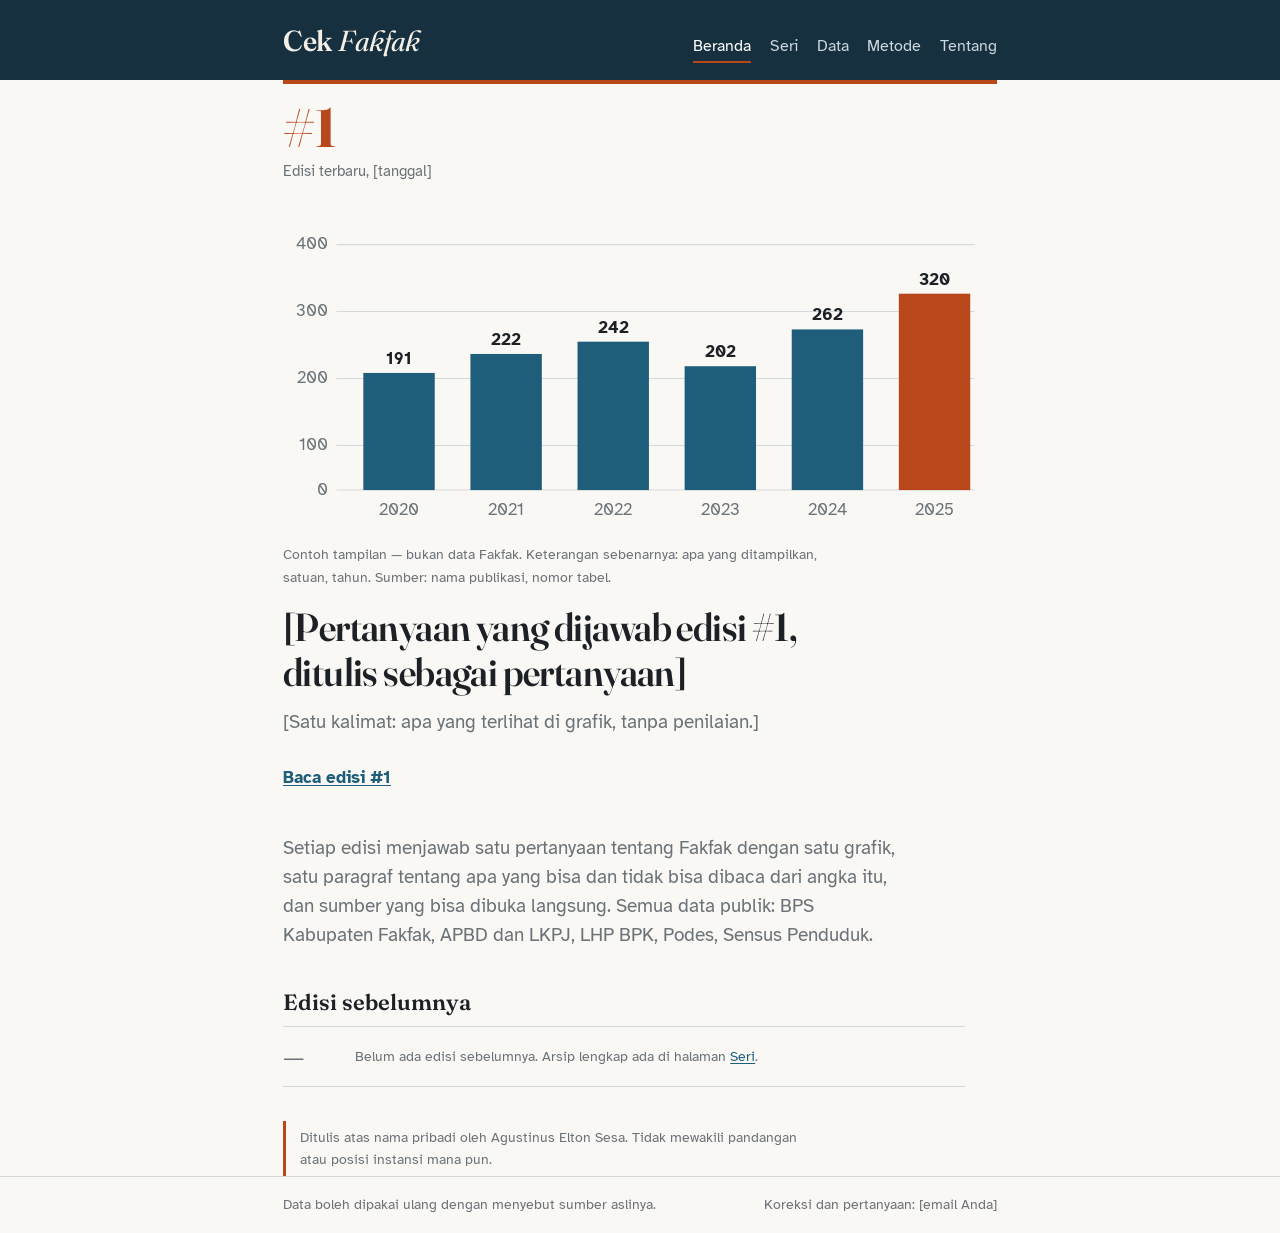
<file: index.html>
<!doctype html>
<html lang="id">
<head>
<meta charset="utf-8">
<meta name="viewport" content="width=device-width, initial-scale=1">
<title>Cek Fakfak</title>
<meta name="description" content="Seri catatan singkat tentang Kabupaten Fakfak berdasarkan data publik: BPS, APBD, LKPJ, LHP BPK, Podes.">
<link rel="stylesheet" href="style.css">
</head>
<body>
<header class="masthead">
  <div class="wrap">
    <a class="site" href="index.html">Cek <em>Fakfak</em></a>
    <nav>
      <a href="index.html" aria-current="page">Beranda</a>
      <a href="seri.html">Seri</a>
      <a href="data.html">Data</a>
      <a href="metode.html">Metode</a>
      <a href="tentang.html">Tentang</a>
    </nav>
  </div>
</header>

<main class="wrap">

  <!-- HERO: grafik edisi terbaru. Ganti isi <figure> dan judul setiap kali edisi baru terbit. -->
  <article class="hero">
    <span class="edisi-no">#1</span>
    <span class="edisi-label">Edisi terbaru, <time datetime="2026-12-01">[tanggal]</time></span>

    <figure>
      <!-- CONTOH GRAFIK. Angkanya bukan data Fakfak; ganti dengan grafik edisi #1.
           Batang mulai dari nol. Hanya satu batang disorot (class "sorot"): yang sedang dibahas. -->
      <svg class="chart" viewBox="0 0 640 300" role="img" aria-labelledby="c1t c1d">
        <title id="c1t">[Judul grafik: temuan dalam satu kalimat]</title>
        <desc id="c1d">Contoh grafik batang enam tahun; batang terakhir disorot.</desc>
        <g class="grid">
          <line x1="48" x2="620" y1="40" y2="40"/>
          <line x1="48" x2="620" y1="100" y2="100"/>
          <line x1="48" x2="620" y1="160" y2="160"/>
          <line x1="48" x2="620" y1="220" y2="220"/>
        </g>
        <g class="axis">
          <line x1="48" x2="620" y1="260" y2="260"/>
          <text x="40" y="44" text-anchor="end">400</text>
          <text x="40" y="104" text-anchor="end">300</text>
          <text x="40" y="164" text-anchor="end">200</text>
          <text x="40" y="224" text-anchor="end">100</text>
          <text x="40" y="264" text-anchor="end">0</text>
        </g>
        <!-- 6 batang, lebar 64, jarak 96; tinggi = nilai × 0.55; y = 260 − tinggi -->
        <rect class="bar" x="72"  y="155" width="64" height="105"/>
        <rect class="bar" x="168" y="138" width="64" height="122"/>
        <rect class="bar" x="264" y="127" width="64" height="133"/>
        <rect class="bar" x="360" y="149" width="64" height="111"/>
        <rect class="bar" x="456" y="116" width="64" height="144"/>
        <rect class="bar sorot" x="552" y="84" width="64" height="176"/>
        <g class="nilai">
          <text x="104" y="147" text-anchor="middle">191</text>
          <text x="200" y="130" text-anchor="middle">222</text>
          <text x="296" y="119" text-anchor="middle">242</text>
          <text x="392" y="141" text-anchor="middle">202</text>
          <text x="488" y="108" text-anchor="middle">262</text>
          <text class="sorot" x="584" y="76" text-anchor="middle">320</text>
        </g>
        <g class="axis">
          <text x="104" y="282" text-anchor="middle">2020</text>
          <text x="200" y="282" text-anchor="middle">2021</text>
          <text x="296" y="282" text-anchor="middle">2022</text>
          <text x="392" y="282" text-anchor="middle">2023</text>
          <text x="488" y="282" text-anchor="middle">2024</text>
          <text x="584" y="282" text-anchor="middle">2025</text>
        </g>
      </svg>
      <figcaption>Contoh tampilan — bukan data Fakfak. Keterangan sebenarnya: apa yang ditampilkan, satuan, tahun. Sumber: nama publikasi, nomor tabel.</figcaption>
    </figure>

    <h1><a href="edisi/001.html">[Pertanyaan yang dijawab edisi #1, ditulis sebagai pertanyaan]</a></h1>
    <p class="lede">[Satu kalimat: apa yang terlihat di grafik, tanpa penilaian.]</p>
    <a class="baca" href="edisi/001.html">Baca edisi #1</a>
  </article>

  <p class="lede">Setiap edisi menjawab satu pertanyaan tentang Fakfak dengan satu grafik, satu paragraf tentang apa yang bisa dan tidak bisa dibaca dari angka itu, dan sumber yang bisa dibuka langsung. Semua data publik: BPS Kabupaten Fakfak, APBD dan LKPJ, LHP BPK, Podes, Sensus Penduduk.</p>

  <h2>Edisi sebelumnya</h2>
  <ul class="list-edisi">
    <!-- Edisi lama pindah ke sini saat edisi baru naik ke hero. Kosong saat baru mulai. -->
    <li><span class="no">—</span><div><span class="kapan">Belum ada edisi sebelumnya. Arsip lengkap ada di halaman <a href="seri.html">Seri</a>.</span></div></li>
  </ul>

  <p class="disclaimer">Ditulis atas nama pribadi oleh Agustinus Elton Sesa. Tidak mewakili pandangan atau posisi instansi mana pun.</p>
</main>

<footer>
  <div class="wrap">
    <span>Data boleh dipakai ulang dengan menyebut sumber aslinya.</span>
    <span>Koreksi dan pertanyaan: [email Anda]</span>
  </div>
</footer>
</body>
</html>
</file>
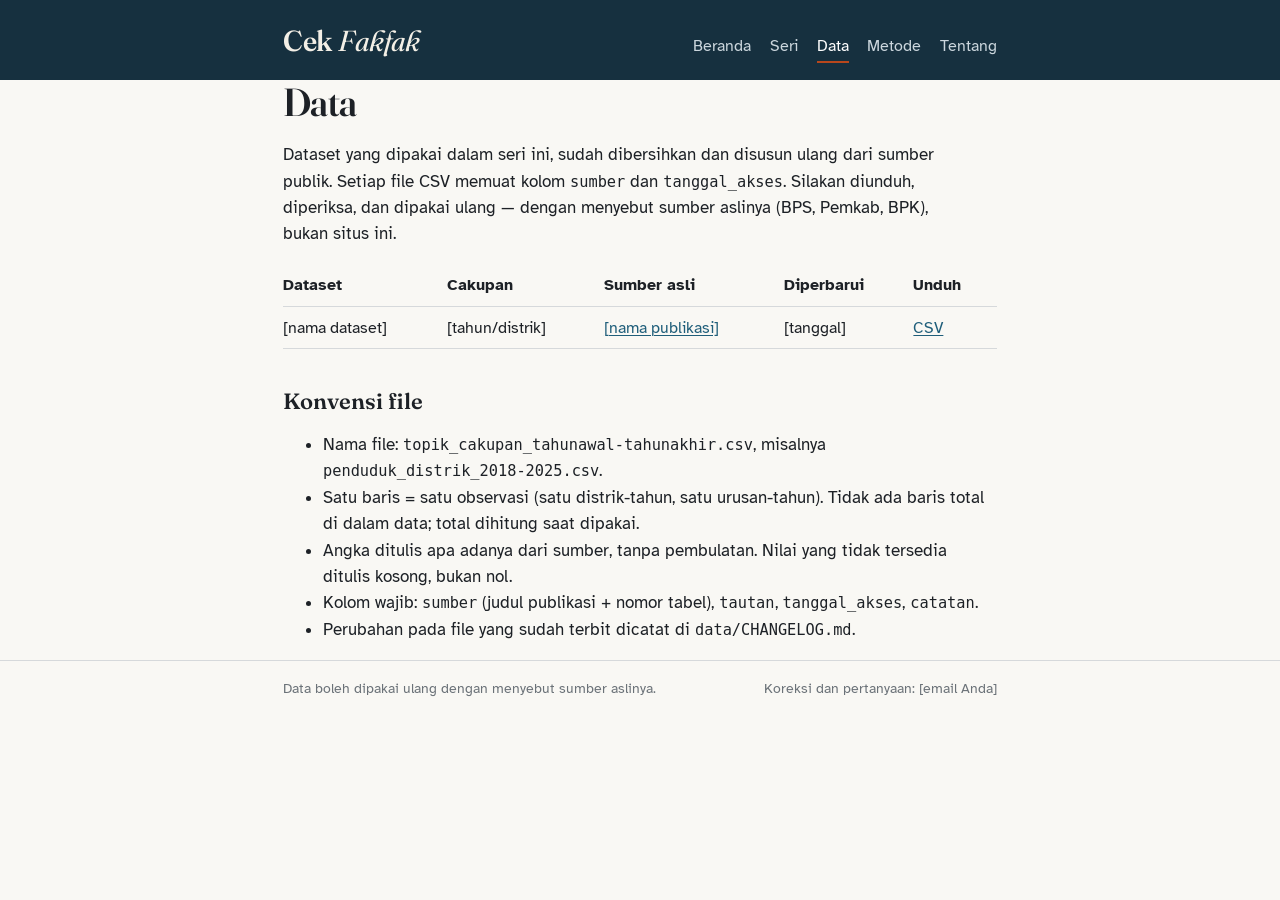
<file: data.html>
<!doctype html>
<html lang="id">
<head>
<meta charset="utf-8">
<meta name="viewport" content="width=device-width, initial-scale=1">
<title>Data — Cek Fakfak</title>
<link rel="stylesheet" href="style.css">
</head>
<body>
<header class="masthead">
  <div class="wrap">
    <a class="site" href="index.html">Cek <em>Fakfak</em></a>
    <nav>
      <a href="index.html">Beranda</a>
      <a href="seri.html">Seri</a>
      <a href="data.html" aria-current="page">Data</a>
      <a href="metode.html">Metode</a>
      <a href="tentang.html">Tentang</a>
    </nav>
  </div>
</header>
<main class="wrap">
  <h1>Data</h1>
  <p>Dataset yang dipakai dalam seri ini, sudah dibersihkan dan disusun ulang dari sumber publik. Setiap file CSV memuat kolom <code>sumber</code> dan <code>tanggal_akses</code>. Silakan diunduh, diperiksa, dan dipakai ulang — dengan menyebut sumber aslinya (BPS, Pemkab, BPK), bukan situs ini.</p>

  <table>
    <thead>
      <tr><th>Dataset</th><th>Cakupan</th><th>Sumber asli</th><th>Diperbarui</th><th>Unduh</th></tr>
    </thead>
    <tbody>
      <!-- Tambahkan baris baru di sini -->
      <tr>
        <td>[nama dataset]</td>
        <td>[tahun/distrik]</td>
        <td><a href="[tautan BPS/Pemkab]">[nama publikasi]</a></td>
        <td>[tanggal]</td>
        <td><a href="data/[nama-file].csv">CSV</a></td>
      </tr>
    </tbody>
  </table>

  <h2>Konvensi file</h2>
  <ul>
    <li>Nama file: <code>topik_cakupan_tahunawal-tahunakhir.csv</code>, misalnya <code>penduduk_distrik_2018-2025.csv</code>.</li>
    <li>Satu baris = satu observasi (satu distrik-tahun, satu urusan-tahun). Tidak ada baris total di dalam data; total dihitung saat dipakai.</li>
    <li>Angka ditulis apa adanya dari sumber, tanpa pembulatan. Nilai yang tidak tersedia ditulis kosong, bukan nol.</li>
    <li>Kolom wajib: <code>sumber</code> (judul publikasi + nomor tabel), <code>tautan</code>, <code>tanggal_akses</code>, <code>catatan</code>.</li>
    <li>Perubahan pada file yang sudah terbit dicatat di <code>data/CHANGELOG.md</code>.</li>
  </ul>
</main>
<footer>
  <div class="wrap">
    <span>Data boleh dipakai ulang dengan menyebut sumber aslinya.</span>
    <span>Koreksi dan pertanyaan: [email Anda]</span>
  </div>
</footer>
</body>
</html>
</file>
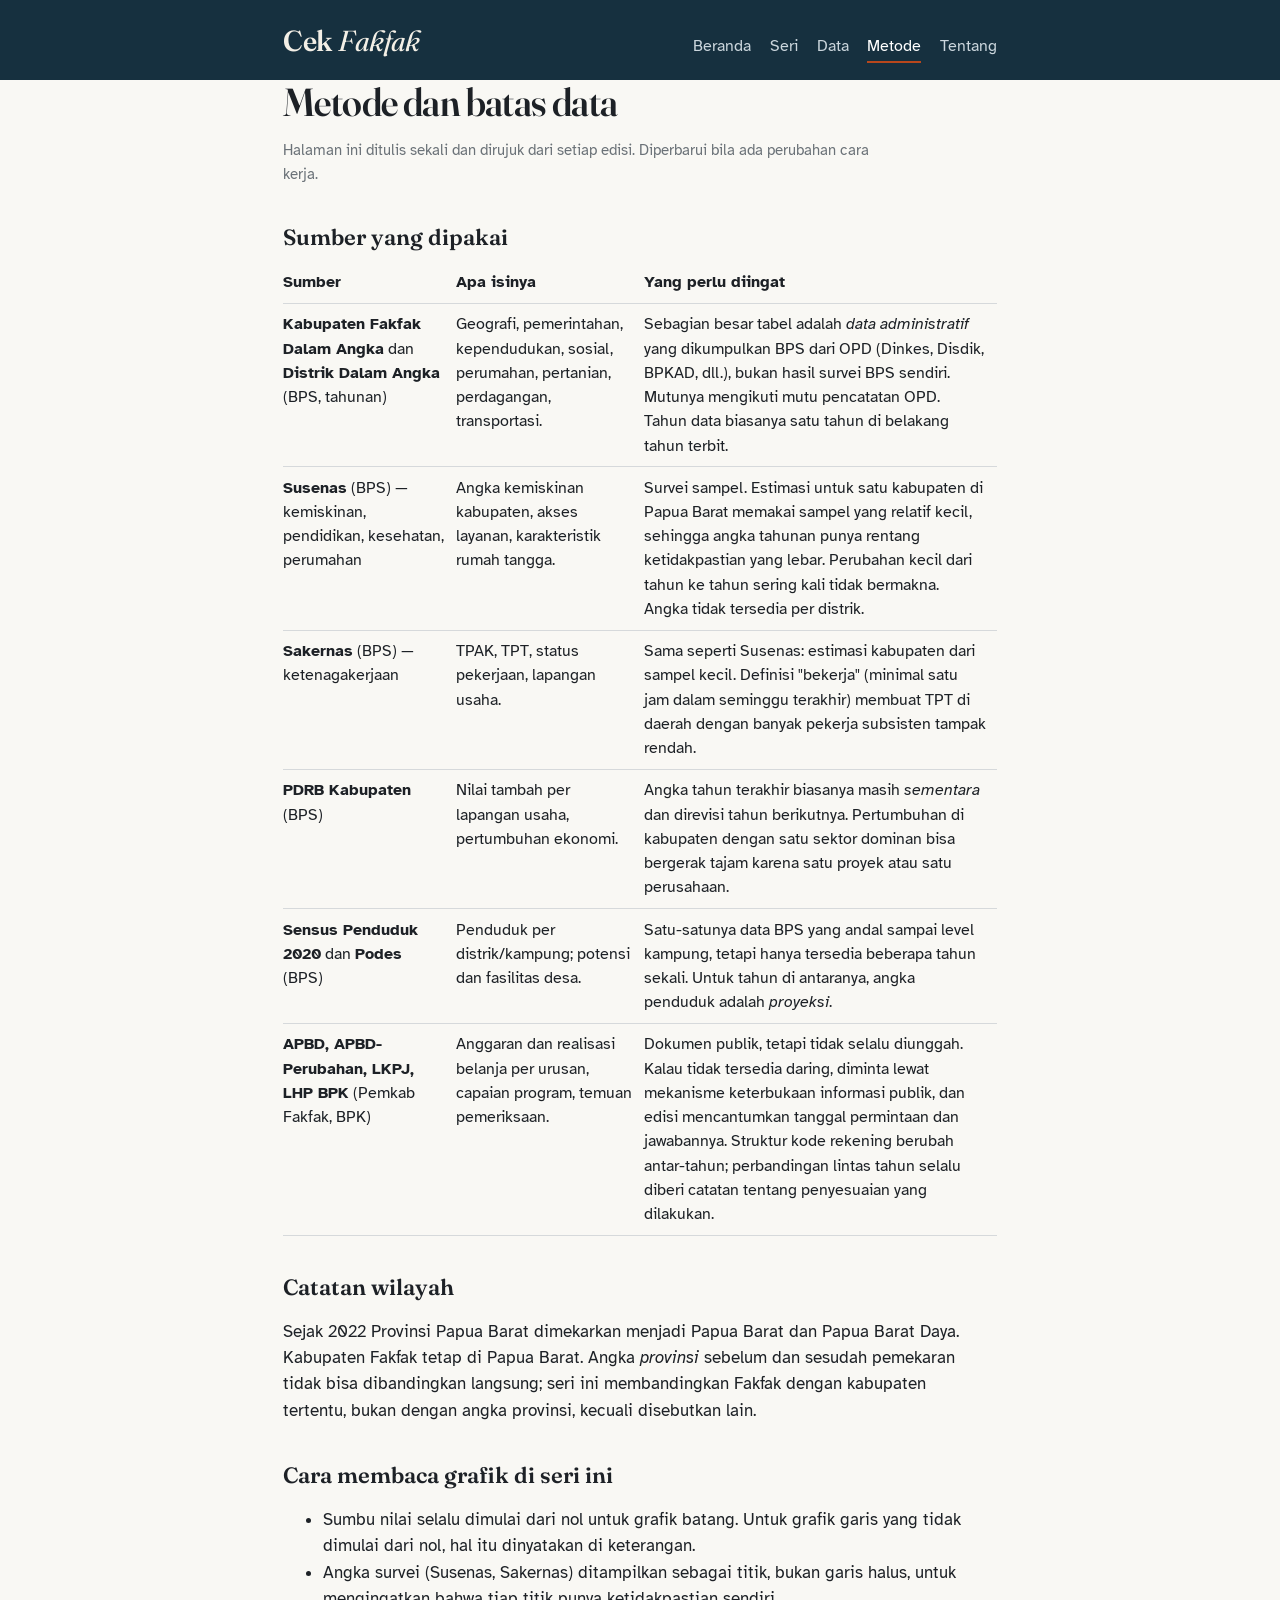
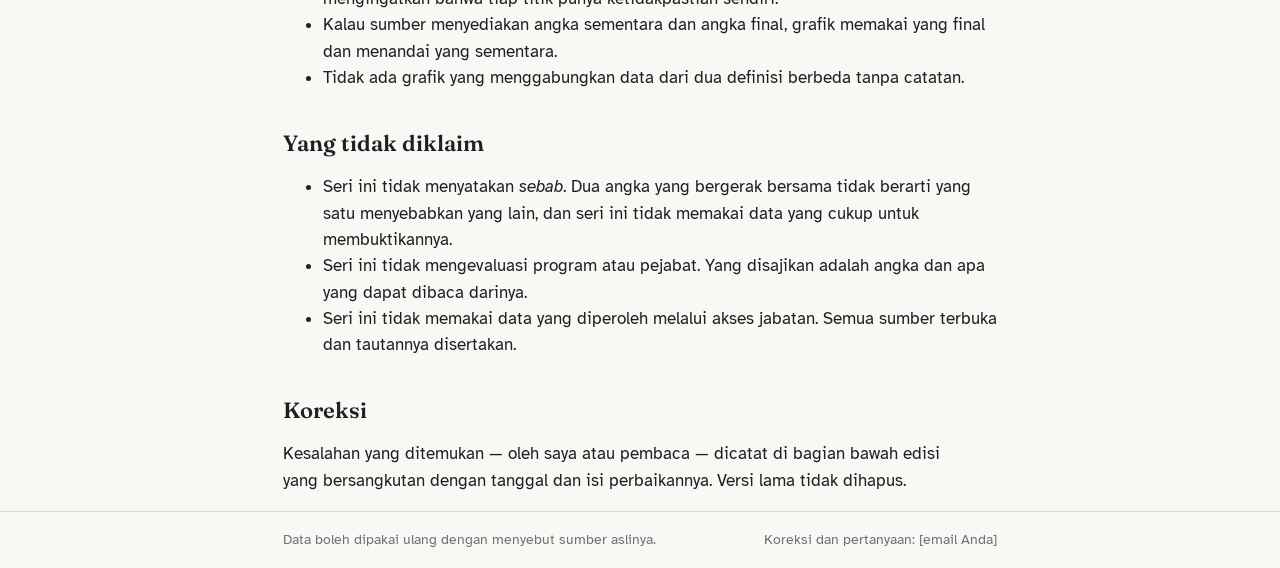
<file: metode.html>
<!doctype html>
<html lang="id">
<head>
<meta charset="utf-8">
<meta name="viewport" content="width=device-width, initial-scale=1">
<title>Metode — Cek Fakfak</title>
<link rel="stylesheet" href="style.css">
</head>
<body>
<header class="masthead">
  <div class="wrap">
    <a class="site" href="index.html">Cek <em>Fakfak</em></a>
    <nav>
      <a href="index.html">Beranda</a>
      <a href="seri.html">Seri</a>
      <a href="data.html">Data</a>
      <a href="metode.html" aria-current="page">Metode</a>
      <a href="tentang.html">Tentang</a>
    </nav>
  </div>
</header>
<main class="wrap">
  <h1>Metode dan batas data</h1>
  <p class="meta">Halaman ini ditulis sekali dan dirujuk dari setiap edisi. Diperbarui bila ada perubahan cara kerja.</p>

  <h2>Sumber yang dipakai</h2>
  <table>
    <thead><tr><th>Sumber</th><th>Apa isinya</th><th>Yang perlu diingat</th></tr></thead>
    <tbody>
      <tr>
        <td><strong>Kabupaten Fakfak Dalam Angka</strong> dan <strong>Distrik Dalam Angka</strong> (BPS, tahunan)</td>
        <td>Geografi, pemerintahan, kependudukan, sosial, perumahan, pertanian, perdagangan, transportasi.</td>
        <td>Sebagian besar tabel adalah <em>data administratif</em> yang dikumpulkan BPS dari OPD (Dinkes, Disdik, BPKAD, dll.), bukan hasil survei BPS sendiri. Mutunya mengikuti mutu pencatatan OPD. Tahun data biasanya satu tahun di belakang tahun terbit.</td>
      </tr>
      <tr>
        <td><strong>Susenas</strong> (BPS) — kemiskinan, pendidikan, kesehatan, perumahan</td>
        <td>Angka kemiskinan kabupaten, akses layanan, karakteristik rumah tangga.</td>
        <td>Survei sampel. Estimasi untuk satu kabupaten di Papua Barat memakai sampel yang relatif kecil, sehingga angka tahunan punya rentang ketidakpastian yang lebar. Perubahan kecil dari tahun ke tahun sering kali tidak bermakna. Angka tidak tersedia per distrik.</td>
      </tr>
      <tr>
        <td><strong>Sakernas</strong> (BPS) — ketenagakerjaan</td>
        <td>TPAK, TPT, status pekerjaan, lapangan usaha.</td>
        <td>Sama seperti Susenas: estimasi kabupaten dari sampel kecil. Definisi "bekerja" (minimal satu jam dalam seminggu terakhir) membuat TPT di daerah dengan banyak pekerja subsisten tampak rendah.</td>
      </tr>
      <tr>
        <td><strong>PDRB Kabupaten</strong> (BPS)</td>
        <td>Nilai tambah per lapangan usaha, pertumbuhan ekonomi.</td>
        <td>Angka tahun terakhir biasanya masih <em>sementara</em> dan direvisi tahun berikutnya. Pertumbuhan di kabupaten dengan satu sektor dominan bisa bergerak tajam karena satu proyek atau satu perusahaan.</td>
      </tr>
      <tr>
        <td><strong>Sensus Penduduk 2020</strong> dan <strong>Podes</strong> (BPS)</td>
        <td>Penduduk per distrik/kampung; potensi dan fasilitas desa.</td>
        <td>Satu-satunya data BPS yang andal sampai level kampung, tetapi hanya tersedia beberapa tahun sekali. Untuk tahun di antaranya, angka penduduk adalah <em>proyeksi</em>.</td>
      </tr>
      <tr>
        <td><strong>APBD, APBD-Perubahan, LKPJ, LHP BPK</strong> (Pemkab Fakfak, BPK)</td>
        <td>Anggaran dan realisasi belanja per urusan, capaian program, temuan pemeriksaan.</td>
        <td>Dokumen publik, tetapi tidak selalu diunggah. Kalau tidak tersedia daring, diminta lewat mekanisme keterbukaan informasi publik, dan edisi mencantumkan tanggal permintaan dan jawabannya. Struktur kode rekening berubah antar-tahun; perbandingan lintas tahun selalu diberi catatan tentang penyesuaian yang dilakukan.</td>
      </tr>
    </tbody>
  </table>

  <h2>Catatan wilayah</h2>
  <p>Sejak 2022 Provinsi Papua Barat dimekarkan menjadi Papua Barat dan Papua Barat Daya. Kabupaten Fakfak tetap di Papua Barat. Angka <em>provinsi</em> sebelum dan sesudah pemekaran tidak bisa dibandingkan langsung; seri ini membandingkan Fakfak dengan kabupaten tertentu, bukan dengan angka provinsi, kecuali disebutkan lain.</p>

  <h2>Cara membaca grafik di seri ini</h2>
  <ul>
    <li>Sumbu nilai selalu dimulai dari nol untuk grafik batang. Untuk grafik garis yang tidak dimulai dari nol, hal itu dinyatakan di keterangan.</li>
    <li>Angka survei (Susenas, Sakernas) ditampilkan sebagai titik, bukan garis halus, untuk mengingatkan bahwa tiap titik punya ketidakpastian sendiri.</li>
    <li>Kalau sumber menyediakan angka sementara dan angka final, grafik memakai yang final dan menandai yang sementara.</li>
    <li>Tidak ada grafik yang menggabungkan data dari dua definisi berbeda tanpa catatan.</li>
  </ul>

  <h2>Yang tidak diklaim</h2>
  <ul>
    <li>Seri ini tidak menyatakan <em>sebab</em>. Dua angka yang bergerak bersama tidak berarti yang satu menyebabkan yang lain, dan seri ini tidak memakai data yang cukup untuk membuktikannya.</li>
    <li>Seri ini tidak mengevaluasi program atau pejabat. Yang disajikan adalah angka dan apa yang dapat dibaca darinya.</li>
    <li>Seri ini tidak memakai data yang diperoleh melalui akses jabatan. Semua sumber terbuka dan tautannya disertakan.</li>
  </ul>

  <h2>Koreksi</h2>
  <p>Kesalahan yang ditemukan — oleh saya atau pembaca — dicatat di bagian bawah edisi yang bersangkutan dengan tanggal dan isi perbaikannya. Versi lama tidak dihapus.</p>
</main>
<footer>
  <div class="wrap">
    <span>Data boleh dipakai ulang dengan menyebut sumber aslinya.</span>
    <span>Koreksi dan pertanyaan: [email Anda]</span>
  </div>
</footer>
</body>
</html>
</file>
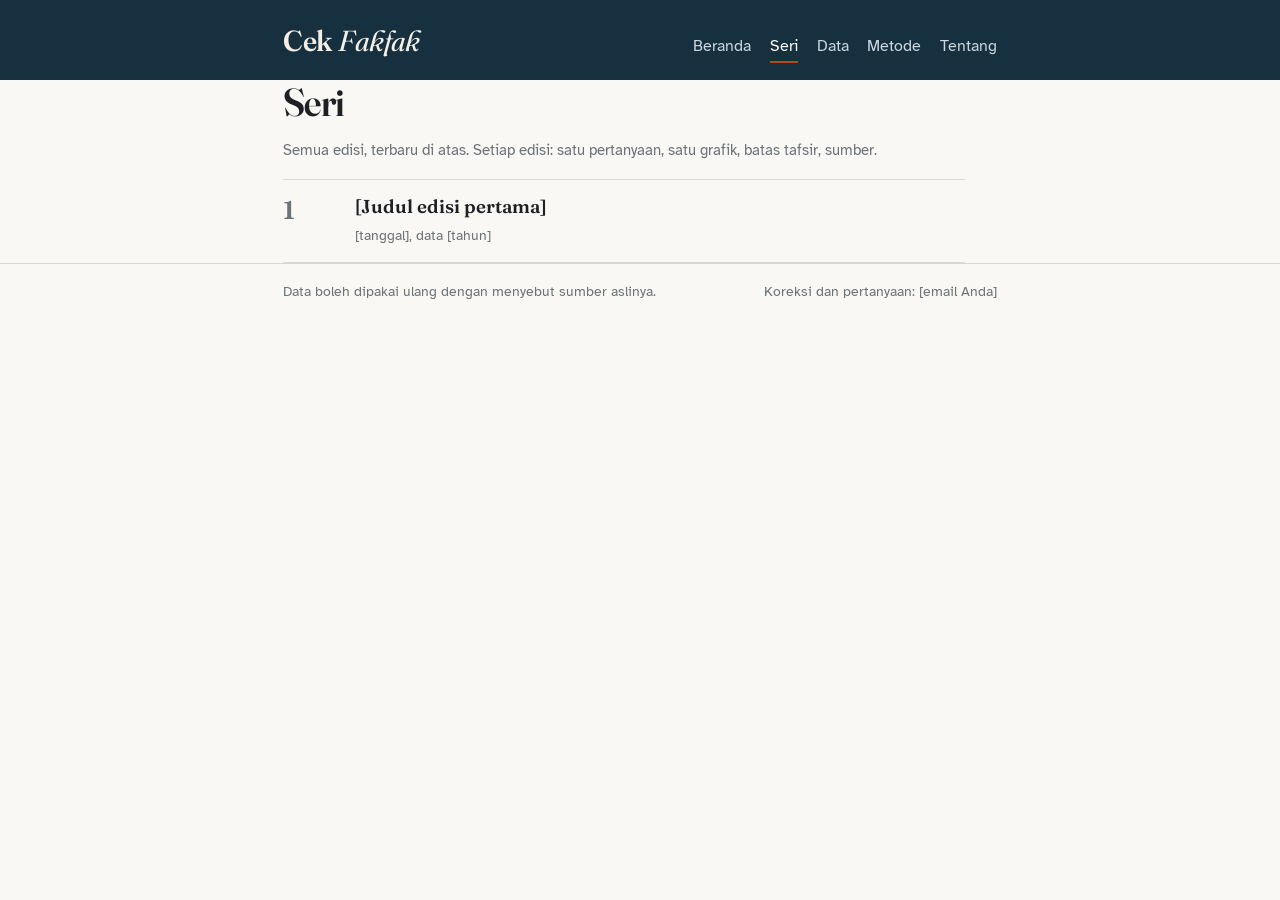
<file: seri.html>
<!doctype html>
<html lang="id">
<head>
<meta charset="utf-8">
<meta name="viewport" content="width=device-width, initial-scale=1">
<title>Seri — Cek Fakfak</title>
<link rel="stylesheet" href="style.css">
</head>
<body>
<header class="masthead">
  <div class="wrap">
    <a class="site" href="index.html">Cek <em>Fakfak</em></a>
    <nav>
      <a href="index.html">Beranda</a>
      <a href="seri.html" aria-current="page">Seri</a>
      <a href="data.html">Data</a>
      <a href="metode.html">Metode</a>
      <a href="tentang.html">Tentang</a>
    </nav>
  </div>
</header>
<main class="wrap">
  <h1>Seri</h1>
  <p class="meta">Semua edisi, terbaru di atas. Setiap edisi: satu pertanyaan, satu grafik, batas tafsir, sumber.</p>

  <ul class="list-edisi">
    <!-- Tambahkan edisi baru DI ATAS baris ini -->
    <li><span class="no">1</span><div><a class="judul" href="edisi/001.html">[Judul edisi pertama]</a><div class="kapan">[tanggal], data [tahun]</div></div></li>
  </ul>
</main>
<footer>
  <div class="wrap">
    <span>Data boleh dipakai ulang dengan menyebut sumber aslinya.</span>
    <span>Koreksi dan pertanyaan: [email Anda]</span>
  </div>
</footer>
</body>
</html>
</file>
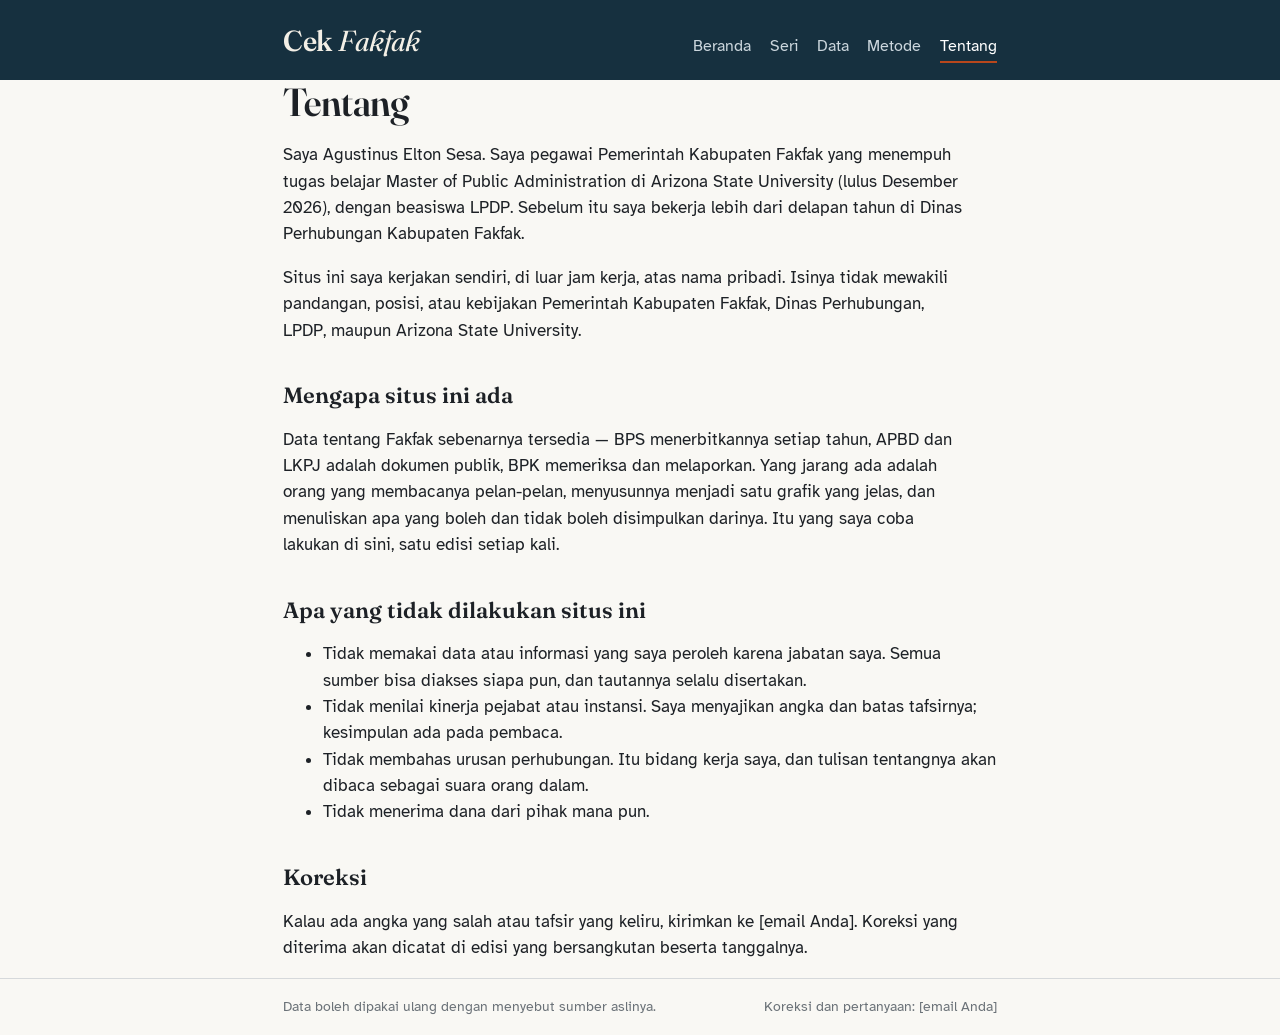
<file: tentang.html>
<!doctype html>
<html lang="id">
<head>
<meta charset="utf-8">
<meta name="viewport" content="width=device-width, initial-scale=1">
<title>Tentang — Cek Fakfak</title>
<link rel="stylesheet" href="style.css">
</head>
<body>
<header class="masthead">
  <div class="wrap">
    <a class="site" href="index.html">Cek <em>Fakfak</em></a>
    <nav>
      <a href="index.html">Beranda</a>
      <a href="seri.html">Seri</a>
      <a href="data.html">Data</a>
      <a href="metode.html">Metode</a>
      <a href="tentang.html" aria-current="page">Tentang</a>
    </nav>
  </div>
</header>
<main class="wrap">
  <h1>Tentang</h1>

  <p>Saya Agustinus Elton Sesa. Saya pegawai Pemerintah Kabupaten Fakfak yang menempuh tugas belajar Master of Public Administration di Arizona State University (lulus Desember 2026), dengan beasiswa LPDP. Sebelum itu saya bekerja lebih dari delapan tahun di Dinas Perhubungan Kabupaten Fakfak.</p>

  <p>Situs ini saya kerjakan sendiri, di luar jam kerja, atas nama pribadi. Isinya tidak mewakili pandangan, posisi, atau kebijakan Pemerintah Kabupaten Fakfak, Dinas Perhubungan, LPDP, maupun Arizona State University.</p>

  <h2>Mengapa situs ini ada</h2>
  <p>Data tentang Fakfak sebenarnya tersedia — BPS menerbitkannya setiap tahun, APBD dan LKPJ adalah dokumen publik, BPK memeriksa dan melaporkan. Yang jarang ada adalah orang yang membacanya pelan-pelan, menyusunnya menjadi satu grafik yang jelas, dan menuliskan apa yang boleh dan tidak boleh disimpulkan darinya. Itu yang saya coba lakukan di sini, satu edisi setiap kali.</p>

  <h2>Apa yang tidak dilakukan situs ini</h2>
  <ul>
    <li>Tidak memakai data atau informasi yang saya peroleh karena jabatan saya. Semua sumber bisa diakses siapa pun, dan tautannya selalu disertakan.</li>
    <li>Tidak menilai kinerja pejabat atau instansi. Saya menyajikan angka dan batas tafsirnya; kesimpulan ada pada pembaca.</li>
    <li>Tidak membahas urusan perhubungan. Itu bidang kerja saya, dan tulisan tentangnya akan dibaca sebagai suara orang dalam.</li>
    <li>Tidak menerima dana dari pihak mana pun.</li>
  </ul>

  <h2>Koreksi</h2>
  <p>Kalau ada angka yang salah atau tafsir yang keliru, kirimkan ke [email Anda]. Koreksi yang diterima akan dicatat di edisi yang bersangkutan beserta tanggalnya.</p>
</main>
<footer>
  <div class="wrap">
    <span>Data boleh dipakai ulang dengan menyebut sumber aslinya.</span>
    <span>Koreksi dan pertanyaan: [email Anda]</span>
  </div>
</footer>
</body>
</html>
</file>
<file: style.css>
/* Cek Fakfak — palet dari pala (biji, fuli, daun) dan laut Fakfak.
   Fraunces untuk judul dan angka besar; Atkinson Hyperlegible untuk teks, tabel, grafik. */
@import url('https://fonts.googleapis.com/css2?family=Fraunces:opsz,wght@9..144,400;9..144,600;9..144,700&family=Atkinson+Hyperlegible:wght@400;700&display=swap');

:root {
  --laut: #16303f;      /* masthead, teks utama di tema gelap */
  --kertas: #f9f8f4;    /* latar */
  --tinta: #1d2126;     /* teks */
  --batu: #6b7278;      /* teks sekunder */
  --garis: #d6d9db;
  --selat: #1f5e7a;     /* tautan, sumbu aktif */
  --fuli: #b8471c;      /* HANYA untuk titik data yang sedang dibahas */
  --daun: #4a6b52;      /* seri pembanding */
  --maxw: 44rem;
  --display: "Fraunces", Georgia, serif;
  --text: "Atkinson Hyperlegible", system-ui, sans-serif;
}
@media (prefers-color-scheme: dark) {
  :root { --kertas: #141a1f; --tinta: #e8e6e0; --batu: #9aa1a7; --garis: #2f373d; --selat: #7fb6d1; --laut: #0f2029; }
}
* { box-sizing: border-box; }
html { font-size: 17px; -webkit-text-size-adjust: 100%; }
body { margin: 0; background: var(--kertas); color: var(--tinta); font-family: var(--text); line-height: 1.55; }
a { color: var(--selat); text-decoration-thickness: 1px; text-underline-offset: 2px; }
a:focus-visible, button:focus-visible { outline: 3px solid var(--fuli); outline-offset: 2px; }
.wrap { max-width: var(--maxw); margin: 0 auto; padding: 0 1rem; }

/* Masthead */
.masthead { background: var(--laut); color: #f3efe6; }
.masthead .wrap { display: flex; flex-wrap: wrap; align-items: baseline; justify-content: space-between; gap: 0.5rem 1.5rem; padding-top: 1.1rem; padding-bottom: 1rem; }
.masthead .site { font-family: var(--display); font-size: 1.7rem; font-weight: 600; letter-spacing: -0.01em; color: inherit; text-decoration: none; font-variation-settings: "opsz" 72; }
.masthead .site em { font-style: italic; font-weight: 400; }
.masthead nav { display: flex; gap: 1.1rem; font-size: 0.95rem; }
.masthead nav a { color: #cbd6dd; text-decoration: none; padding-bottom: 2px; border-bottom: 2px solid transparent; }
.masthead nav a:hover { color: #fff; }
.masthead nav a[aria-current] { color: #fff; border-bottom-color: var(--fuli); }

main { padding: 1.75rem 0 3.5rem; }
h1 { font-family: var(--display); font-weight: 600; font-size: clamp(1.6rem, 4.5vw, 2.3rem); line-height: 1.15; letter-spacing: -0.015em; margin: 0 0 0.75rem; max-width: 24ch; font-variation-settings: "opsz" 96; }
h2 { font-family: var(--display); font-weight: 600; font-size: 1.3rem; line-height: 1.25; margin: 2.25rem 0 0.6rem; }
p, li { max-width: 62ch; }
.lede { font-size: 1.1rem; color: var(--batu); max-width: 52ch; margin-top: 0; }
.meta { font-size: 0.9rem; color: var(--batu); margin: 0 0 1rem; }
.meta time { color: var(--tinta); }

/* Hero edisi: grafik di atas, pertanyaan di bawah */
.hero { border-top: 4px solid var(--fuli); padding-top: 1rem; margin-bottom: 2.5rem; }
.hero .edisi-no { font-family: var(--display); font-size: 3.2rem; line-height: 1; font-weight: 700; color: var(--fuli); font-variation-settings: "opsz" 144; display: block; }
.hero .edisi-label { font-size: 0.9rem; color: var(--batu); display: block; margin: 0.2rem 0 1rem; }
.hero h1 a { color: inherit; text-decoration: none; }
.hero h1 a:hover { text-decoration: underline; }
.hero .baca { display: inline-block; margin-top: 0.6rem; font-weight: 700; }

/* Grafik */
figure { margin: 0 0 1rem; }
figure svg, figure img { width: 100%; height: auto; display: block; }
figcaption { font-size: 0.85rem; color: var(--batu); margin-top: 0.5rem; max-width: 62ch; }
.chart text { font-family: var(--text); fill: var(--tinta); }
.chart .axis text { fill: var(--batu); font-size: 15px; }
.chart .axis line, .chart .grid line { stroke: var(--garis); stroke-width: 1; }
.chart .bar { fill: var(--selat); }
.chart .bar.sorot { fill: var(--fuli); }
.chart .nilai { font-size: 15px; font-weight: 700; }
.chart .nilai.sorot { fill: var(--fuli); }

/* Daftar edisi */
.list-edisi { list-style: none; padding: 0; margin: 0; }
.list-edisi li { display: grid; grid-template-columns: 3.5rem 1fr; gap: 0.75rem; padding: 0.9rem 0; border-top: 1px solid var(--garis); align-items: start; }
.list-edisi li:last-child { border-bottom: 1px solid var(--garis); }
.list-edisi .no { font-family: var(--display); font-size: 1.5rem; font-weight: 600; line-height: 1; color: var(--batu); padding-top: 0.15rem; }
.list-edisi a.judul { font-family: var(--display); font-size: 1.1rem; font-weight: 600; color: var(--tinta); text-decoration: none; line-height: 1.3; }
.list-edisi a.judul:hover { text-decoration: underline; }
.list-edisi .kapan { font-size: 0.85rem; color: var(--batu); margin-top: 0.15rem; }

/* Tabel */
table { border-collapse: collapse; width: 100%; font-size: 0.92rem; }
th, td { text-align: left; padding: 0.5rem 0.6rem 0.5rem 0; border-bottom: 1px solid var(--garis); vertical-align: top; }
th { font-weight: 700; }
tr:hover td { background: color-mix(in srgb, var(--garis) 25%, transparent); }

/* Sumber, catatan, disclaimer */
.sources { font-size: 0.88rem; border-top: 1px solid var(--garis); padding-top: 0.9rem; margin-top: 2.25rem; }
.sources ol { padding-left: 1.2rem; }
.disclaimer { font-size: 0.85rem; color: var(--batu); border-left: 3px solid var(--fuli); padding: 0.3rem 0.8rem; margin: 2rem 0 0; max-width: 62ch; }
.catatan { background: color-mix(in srgb, var(--selat) 8%, var(--kertas)); border-left: 3px solid var(--selat); padding: 0.75rem 1rem; margin: 1.25rem 0; font-size: 0.95rem; }

footer { border-top: 1px solid var(--garis); font-size: 0.82rem; color: var(--batu); }
footer .wrap { padding: 1rem; display: flex; flex-wrap: wrap; justify-content: space-between; gap: 0.5rem; }
code { font-size: 0.9em; }

@media (max-width: 520px) {
  .masthead nav { width: 100%; gap: 0.9rem; font-size: 0.9rem; overflow-x: auto; }
  .hero .edisi-no { font-size: 2.6rem; }
}
@media (prefers-reduced-motion: no-preference) {
  .masthead nav a { transition: border-color 120ms; }
}
</file>
